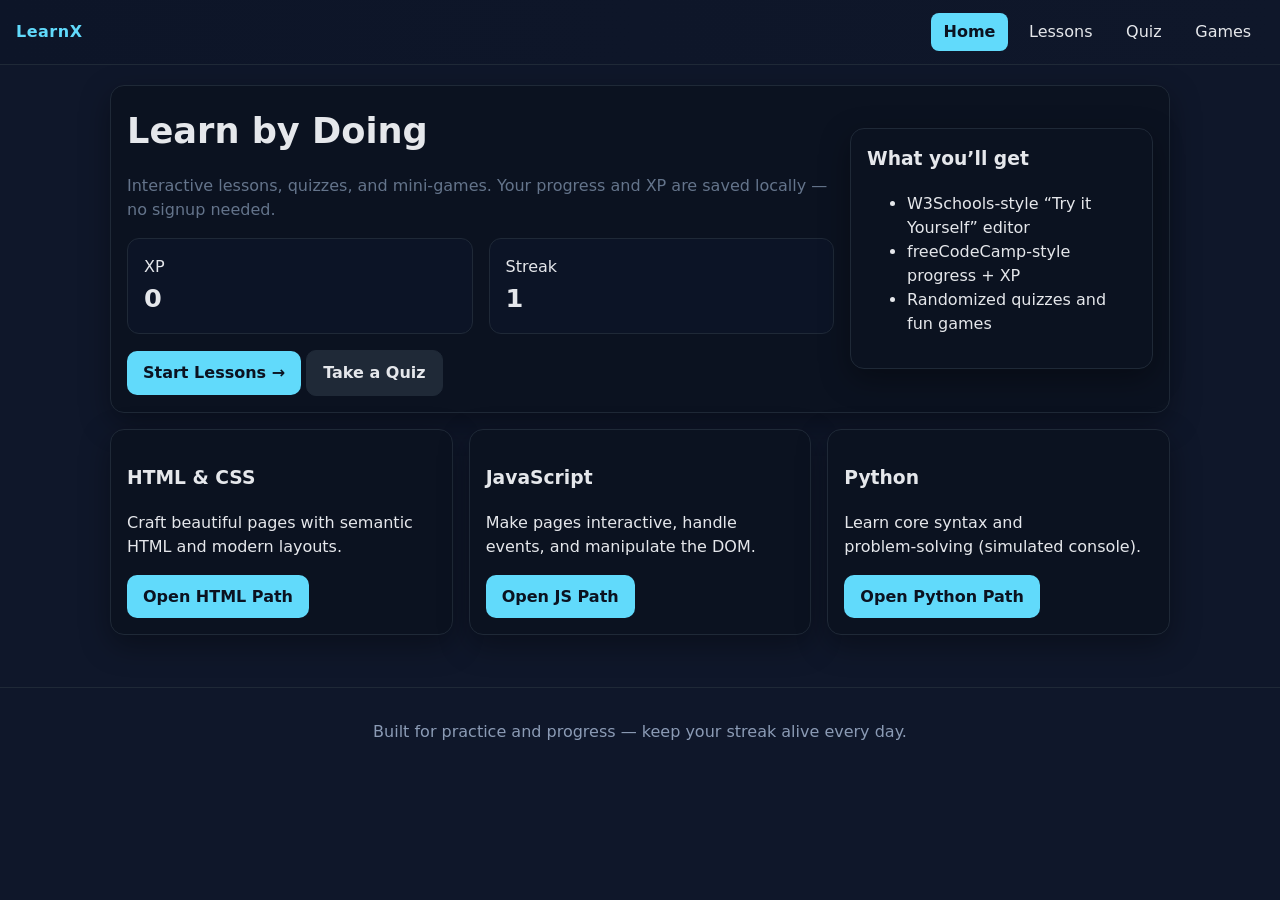
<file: Learn code pro/index.html>
<!DOCTYPE html>
<html lang="en">
<head>
  <meta charset="UTF-8" />
  <title>LearnX - Home</title>
  <link rel="stylesheet" href="css/style.css" />
</head>
<body>
  <header class="navbar">
    <div class="logo">LearnX</div>
    <nav class="tabs">
      <a href="index.html" class="tab active">Home</a>
      <a href="lessons.html" class="tab">Lessons</a>
      <a href="quiz.html" class="tab">Quiz</a>
      <a href="games.html" class="tab">Games</a>
    </nav>
  </header>

  <main class="container">
    <section class="hero card">
      <div>
        <h1>Learn by Doing</h1>
        <p>Interactive lessons, quizzes, and mini‑games. Your progress and XP are saved locally — no signup needed.</p>
        <div class="stats" style="margin-top:1rem;">
          <div class="stat">
            <div class="label">XP</div>
            <div class="value" data-stat="xp">0</div>
          </div>
          <div class="stat">
            <div class="label">Streak</div>
            <div class="value" data-stat="streak">0</div>
          </div>
        </div>
        <div style="margin-top:1rem;">
          <a class="btn" href="lessons.html">Start Lessons →</a>
          <a class="btn secondary" href="quiz.html">Take a Quiz</a>
        </div>
      </div>
      <div class="card">
        <h3 style="margin-top:0;">What you’ll get</h3>
        <ul>
          <li>W3Schools‑style “Try it Yourself” editor</li>
          <li>freeCodeCamp‑style progress + XP</li>
          <li>Randomized quizzes and fun games</li>
        </ul>
      </div>
    </section>

    <section style="margin-top:1rem;" class="grid grid-3">
      <div class="card">
        <h3>HTML & CSS</h3>
        <p>Craft beautiful pages with semantic HTML and modern layouts.</p>
        <a class="btn" href="lessons.html#HTML/intro">Open HTML Path</a>
      </div>
      <div class="card">
        <h3>JavaScript</h3>
        <p>Make pages interactive, handle events, and manipulate the DOM.</p>
        <a class="btn" href="lessons.html#JavaScript/variables">Open JS Path</a>
      </div>
      <div class="card">
        <h3>Python</h3>
        <p>Learn core syntax and problem‑solving (simulated console).</p>
        <a class="btn" href="lessons.html#Python/hello">Open Python Path</a>
      </div>
    </section>
  </main>

  <footer class="footer">
    Built for practice and progress — keep your streak alive every day.
  </footer>

  <script src="js/main.js"></script>
</body>
</html>
</file>
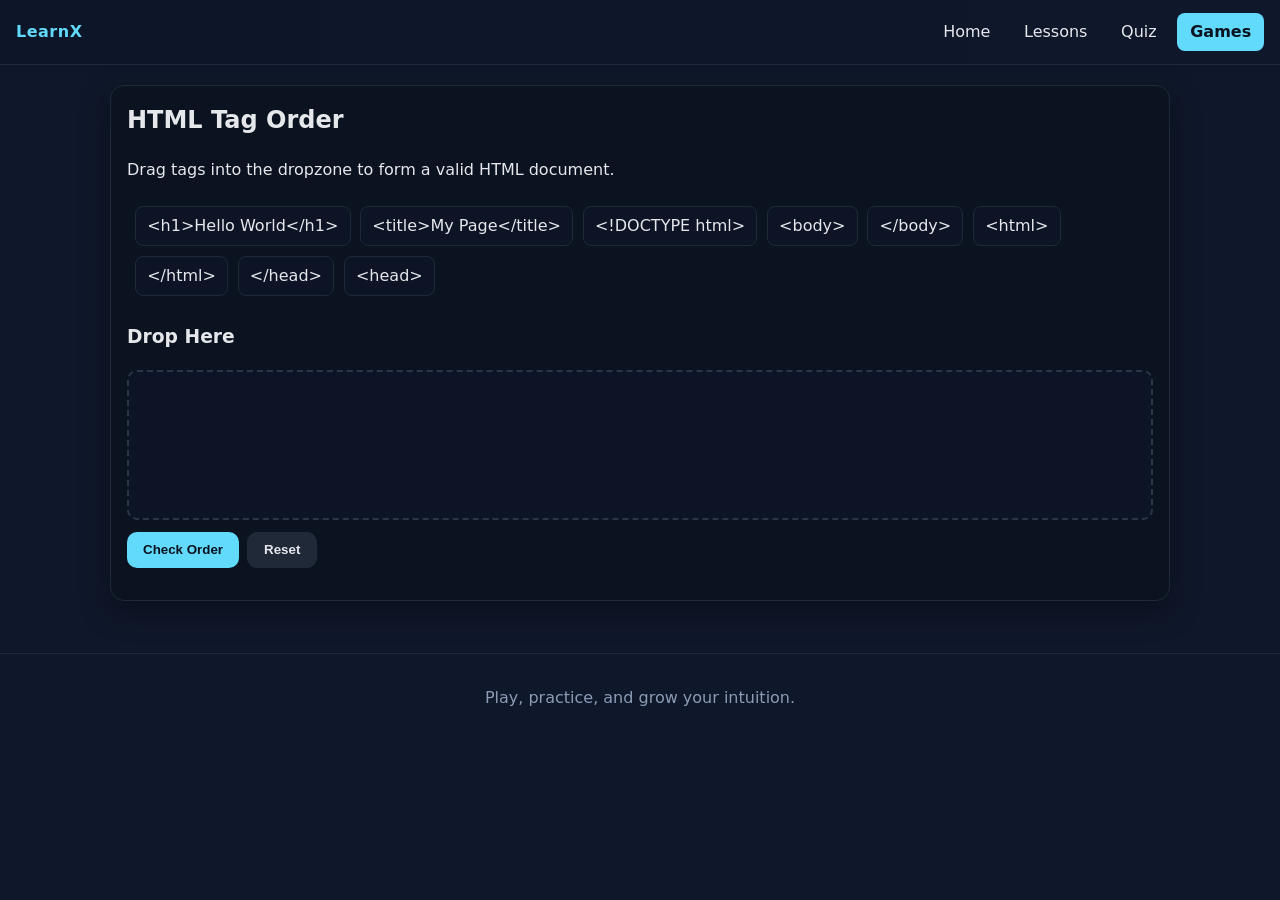
<file: Learn code pro/games.html>
<!DOCTYPE html>
<html lang="en">
<head>
  <meta charset="UTF-8" />
  <title>LearnX - Games</title>
  <link rel="stylesheet" href="css/style.css" />
</head>
<body>
  <header class="navbar">
    <div class="logo">LearnX</div>
    <nav class="tabs">
      <a href="index.html" class="tab">Home</a>
      <a href="lessons.html" class="tab">Lessons</a>
      <a href="quiz.html" class="tab">Quiz</a>
      <a href="games.html" class="tab active">Games</a>
    </nav>
  </header>

  <main class="container">
    <section class="card">
      <h2 style="margin-top:0;">HTML Tag Order</h2>
      <p>Drag tags into the dropzone to form a valid HTML document.</p>
      <div class="drag-container" id="tags"></div>

      <h3>Drop Here</h3>
      <div class="dropzone" id="dropzone"></div>

      <div style="display:flex; gap:.5rem; margin-top:.75rem;">
        <button class="btn" id="checkBtn">Check Order</button>
        <button class="btn secondary" id="resetBtn">Reset</button>
      </div>
      <p id="gameResult" style="font-weight:700;"></p>
    </section>
  </main>

  <footer class="footer">Play, practice, and grow your intuition.</footer>

  <script src="js/main.js"></script>
  <script src="js/games.js"></script>
</body>
</html>
</file>
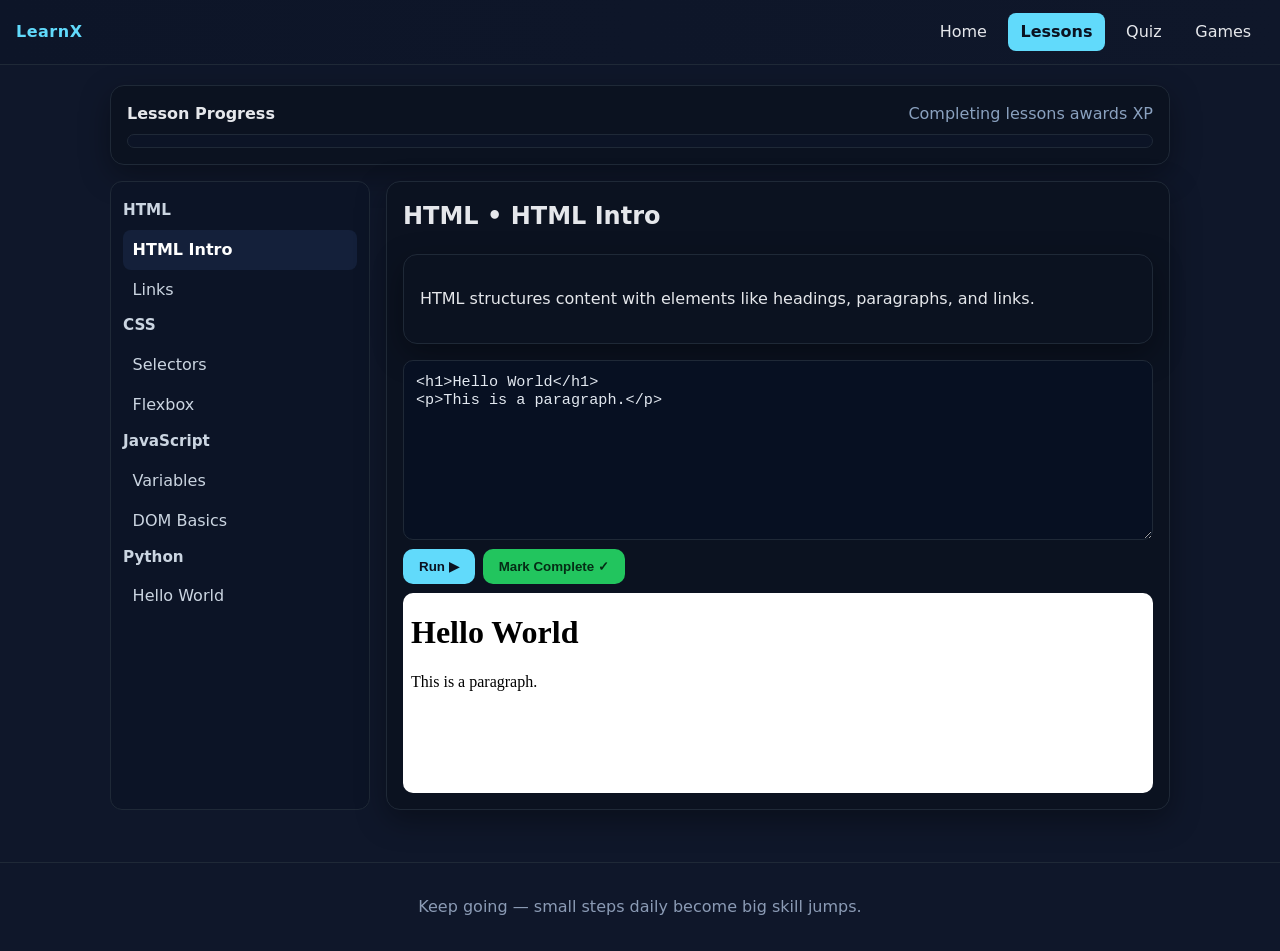
<file: Learn code pro/lessons.html>
<!DOCTYPE html>
<html lang="en">
<head>
  <meta charset="UTF-8" />
  <title>LearnX - Lessons</title>
  <link rel="stylesheet" href="css/style.css" />
</head>
<body>
  <header class="navbar">
    <div class="logo">LearnX</div>
    <nav class="tabs">
      <a href="index.html" class="tab">Home</a>
      <a href="lessons.html" class="tab active">Lessons</a>
      <a href="quiz.html" class="tab">Quiz</a>
      <a href="games.html" class="tab">Games</a>
    </nav>
  </header>

  <main class="container">
    <!-- Progress bar for current language -->
    <div class="card" style="margin-bottom:1rem;">
      <div style="display:flex; justify-content:space-between; align-items:center; margin-bottom:.5rem;">
        <strong>Lesson Progress</strong>
        <span style="color:#8aa1bf;">Completing lessons awards XP</span>
      </div>
      <div class="progress"><div class="bar" id="progressBar" style="width:0%"></div></div>
    </div>

    <section class="lesson-layout">
      <aside class="sidebar" id="sidebar"></aside>

      <div class="card">
        <h2 id="lessonTitle" style="margin-top:0;">Lesson</h2>
        <div id="lessonContent"></div>

        <!-- Step 3: Try it Yourself editor -->
        <div class="editor" id="editorWrap" style="margin-top:1rem;">
          <textarea id="codeArea" class="code"></textarea>
          <div style="display:flex; gap:.5rem; flex-wrap:wrap;">
            <button class="btn" id="runBtn">Run ▶</button>
            <button class="btn success" id="completeBtn">Mark Complete ✓</button>
          </div>
          <iframe id="preview" class="preview"></iframe>
        </div>
      </div>
    </section>
  </main>

  <footer class="footer">Keep going — small steps daily become big skill jumps.</footer>

  <script src="js/main.js"></script>
  <script src="js/lessons.js"></script>
</body>
</html>
</file>
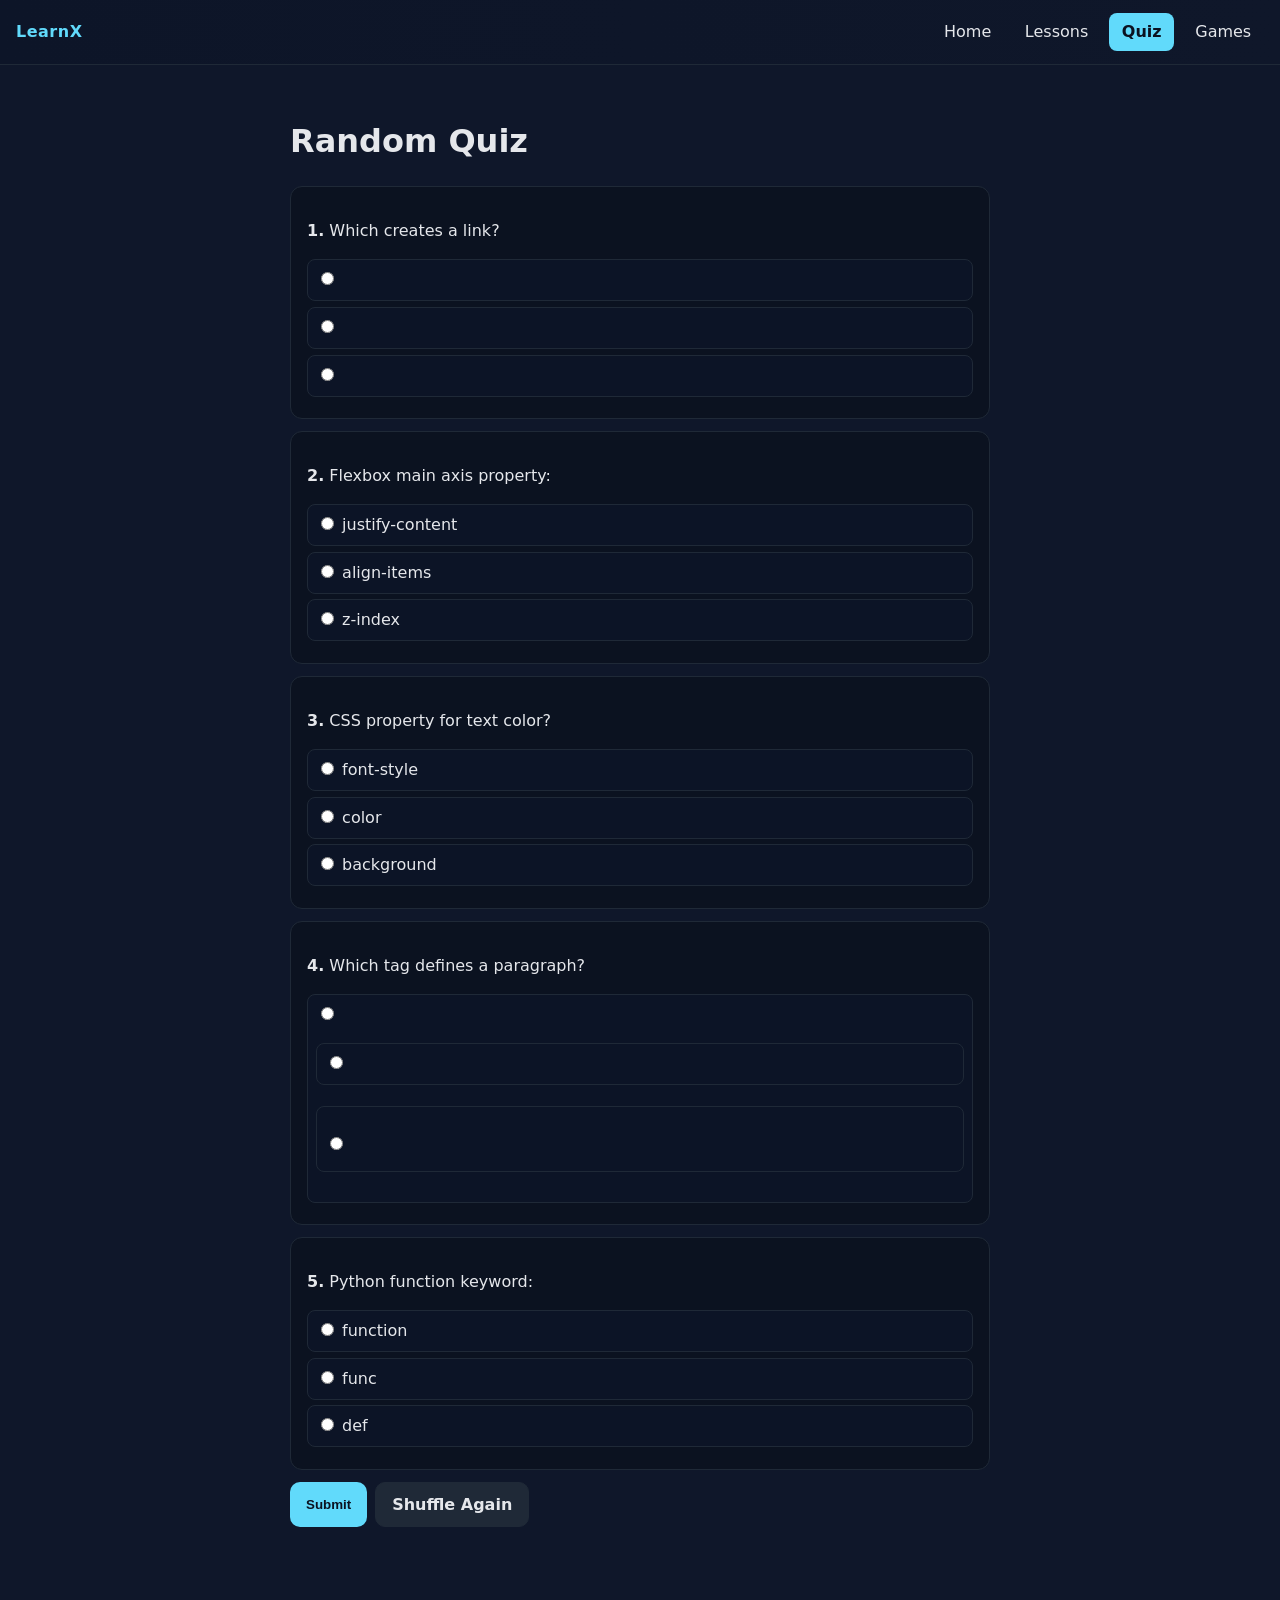
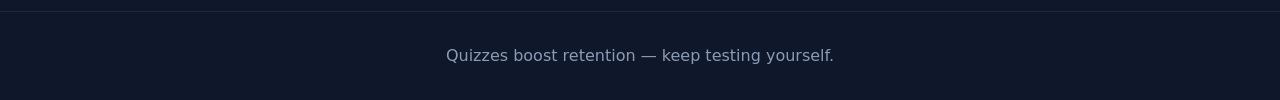
<file: Learn code pro/quiz.html>
<!DOCTYPE html>
<html lang="en">
<head>
  <meta charset="UTF-8" />
  <title>LearnX - Quiz</title>
  <link rel="stylesheet" href="css/style.css" />
</head>
<body>
  <header class="navbar">
    <div class="logo">LearnX</div>
    <nav class="tabs">
      <a href="index.html" class="tab">Home</a>
      <a href="lessons.html" class="tab">Lessons</a>
      <a href="quiz.html" class="tab active">Quiz</a>
      <a href="games.html" class="tab">Games</a>
    </nav>
  </header>

  <main class="container">
    <div class="quiz-container">
      <h1 style="margin-top:0;">Random Quiz</h1>
      <div id="quiz"></div>
      <div style="display:flex; gap:.5rem; margin-top:.5rem;">
        <button class="btn" id="submitQuiz">Submit</button>
        <a class="btn secondary" href="" onclick="location.reload(); return false;">Shuffle Again</a>
      </div>
      <p id="result" style="margin-top:1rem; font-weight:700;"></p>
    </div>
  </main>

  <footer class="footer">Quizzes boost retention — keep testing yourself.</footer>

  <script src="js/main.js"></script>
  <script src="js/quiz.js"></script>
</body>
</html>
</file>
<file: Learn code pro/css/style.css>
:root{
  --bg: #0f172a;         /* slate-900 */
  --panel: #111827;      /* gray-900 */
  --muted: #64748b;      /* slate-500 */
  --text: #e5e7eb;       /* gray-200 */
  --accent: #61dafb;     /* react blue */
  --accent-2: #22c55e;   /* green */
  --danger: #ef4444;
  --card: #0b1220;       /* deep panel */
  --border: #1f2937;
  --shadow: 0 10px 30px rgba(0,0,0,.35);
}

*{ box-sizing: border-box; }
html, body{
  margin:0; padding:0; background:var(--bg); color:var(--text);
  font-family: ui-sans-serif, system-ui, -apple-system, Segoe UI, Roboto, Arial, sans-serif;
  line-height:1.5;
}

a{ color:var(--accent); text-decoration:none; }
a:hover{ opacity:.9; }

/* Navbar */
.navbar{
  position: sticky; top:0; z-index:1000;
  display:flex; align-items:center; justify-content:space-between;
  padding: .8rem 1rem; background: linear-gradient(90deg, #0d1528, #0f172a);
  border-bottom:1px solid var(--border);
}
.logo{ font-weight:800; letter-spacing:.5px; color:var(--accent); }
.tabs{ display:flex; gap:.5rem; flex-wrap:wrap; }
.tab{
  color:var(--text); padding:.45rem .8rem; border-radius:8px;
  transition: background .2s, color .2s;
}
.tab:hover{ background:#162036; }
.tab.active{ background:var(--accent); color:#0b1220; font-weight:700; }

/* Layout */
.container{ max-width:1100px; margin:0 auto; padding:1.25rem; }
.grid{ display:grid; gap:1rem; }
.grid-2{ grid-template-columns: 1fr 1fr; }
.grid-3{ grid-template-columns: repeat(3, 1fr); }
@media (max-width: 900px){ .grid-2, .grid-3{ grid-template-columns:1fr; } }

/* Cards */
.card{
  background: var(--card);
  border:1px solid var(--border);
  border-radius:14px; padding:1rem; box-shadow: var(--shadow);
}

/* Hero */
.hero{
  display:grid; gap:1rem; grid-template-columns: 1.4fr .6fr;
  align-items:center;
}
.hero h1{ margin:.2rem 0; font-size:2.2rem; }
.hero p{ color:var(--muted); }
@media (max-width: 900px){ .hero{ grid-template-columns:1fr; } }

/* Buttons */
.btn{
  display:inline-flex; align-items:center; gap:.5rem;
  background: var(--accent); color:#0b1220;
  padding:.6rem 1rem; border-radius:10px; font-weight:700; border:none;
  cursor:pointer; transition: transform .05s ease, opacity .2s;
}
.btn:hover{ opacity:.95; }
.btn:active{ transform: translateY(1px); }
.btn.secondary{ background:#1f2937; color:var(--text); border:1px solid var(--border); }
.btn.success{ background:var(--accent-2); color:#052d15; }
.btn.danger{ background:var(--danger); color:#fff; }

/* Stats */
.stats{
  display:flex; gap:1rem; flex-wrap:wrap;
}
.stat{
  flex:1 1 200px; background:#0c1426; border:1px solid var(--border);
  padding:1rem; border-radius:12px;
}
.stat .value{ font-size:1.6rem; font-weight:800; }

/* Progress bar */
.progress{ background:#0c1426; border:1px solid var(--border); border-radius:999px; overflow:hidden; height:14px; }
.progress .bar{ background: linear-gradient(90deg, var(--accent), #89f7ff); width:0%; height:100%; transition: width .35s ease; }

/* Lesson layout */
.lesson-layout{ display:grid; grid-template-columns: 260px 1fr; gap:1rem; }
.sidebar{ background:#0c1426; border:1px solid var(--border); border-radius:12px; padding:.75rem; max-height:70vh; overflow:auto; }
.sidebar h3{ margin:.3rem 0 .5rem; color:#cbd5e1; font-size:.95rem; }
.side-link{ display:block; padding:.5rem .6rem; border-radius:8px; color:#cbd5e1; }
.side-link:hover{ background:#14203a; }
.side-link.active{ background:#14203a; color:#fff; font-weight:700; }

.editor{
  display:grid; gap:.6rem;
}
textarea.code{
  width:100%; height:180px; background:#071022; color:#e2e8f0;
  border:1px solid var(--border); border-radius:10px; padding:.75rem;
  font-family: ui-monospace, SFMono-Regular, Menlo, Consolas, monospace;
  font-size:.95rem;
}
iframe.preview{
  width:100%; height:200px; background:#fff; border-radius:10px; border:none;
}

/* Quiz */
.quiz-container{ max-width:700px; margin:2rem auto; }
.q-card{ background:var(--card); border:1px solid var(--border); border-radius:12px; padding:1rem; margin-bottom:.75rem; }
.quiz-option{
  display:block; margin:.35rem 0; padding:.5rem; border:1px solid var(--border);
  border-radius:8px; background:#0c1426; cursor:pointer;
}
.quiz-option:hover{ background:#14203a; }

/* Games */
.drag-container{ display:flex; gap:.6rem; flex-wrap:wrap; padding:.5rem; }
.draggable{
  padding:.45rem .7rem; background:#0c1426; border:1px solid var(--border);
  border-radius:8px; cursor:grab;
}
.dropzone{
  min-height:150px; background:#0c1426; border:2px dashed #2b3548; border-radius:10px; padding:.75rem;
}
.dropzone.correct{ border-color: var(--accent-2); background: #0f1f15; }
.dropzone.incorrect{ border-color: var(--danger); background: #1b0f12; }

/* Footer */
.footer{ color:#8b9bb5; text-align:center; padding:2rem 1rem; border-top:1px solid var(--border); margin-top:2rem; }
</file>
